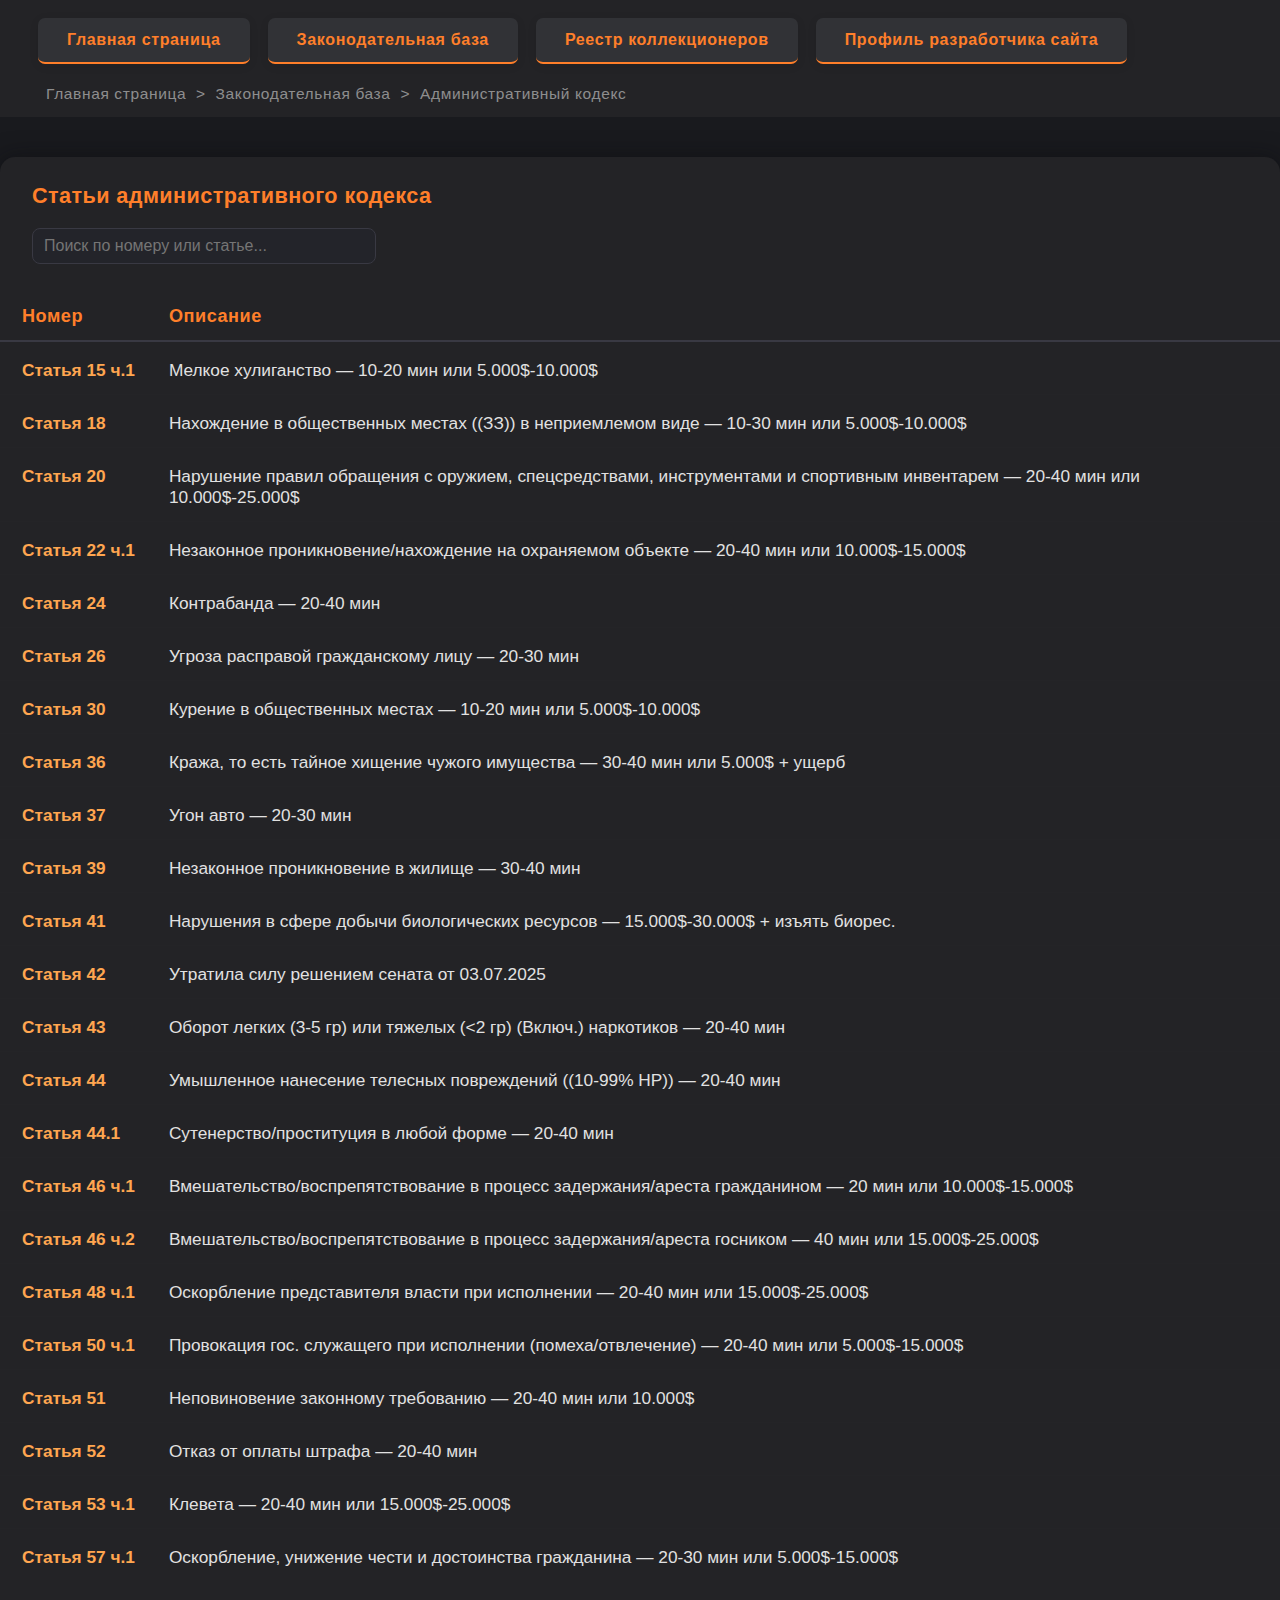
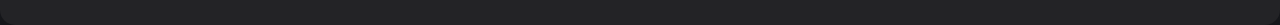
<file: ak.html>
<!DOCTYPE html>
<html lang="ru">
<head>
  <meta charset="UTF-8">
  <title>Административный кодекс — GTA 5 RP Форум</title>
  <style>
        body {
      background: #191a1e;
      color: #ececec;
      font-family: 'Segoe UI', Arial, sans-serif;
      margin: 0;
      min-height: 100vh;
    }
    .nav-bar {
      display: flex;
      justify-content: flex-start;
      gap: 18px;
      background: #232326;
      padding: 16px 38px 16px 38px;
      box-shadow: 0 2px 11px #0006;
    }
    .nav-bar a {
      text-decoration: none;
    }
    .nav-bar button {
      background: #313236;
      color: #ff7f2a;
      font-weight: 600;
      border: none;
      border-radius: 7px;
      font-size: 1em;
      padding: 13px 29px;
      cursor: pointer;
      letter-spacing: 0.04em;
      margin-top: 2px;
      transition: background .16s, color .16s, box-shadow .16s;
      box-shadow: 0 2px 10px #1b0e0e17;
      border-bottom: 2px solid #ff7f2a;
    }
    .nav-bar button:hover {
      background: #ff7f2a;
      color: #232326;
      box-shadow: 0 7px 33px #ff7f2a45;
      transform: translateY(-2px) scale(1.05);
    }
    .breadcrumbs {
      padding: 5px 40px 14px 46px;
      background: #232326;
      color: #bbb;
      font-size: 0.97em;
      letter-spacing: 0.04em;
    }
    .breadcrumbs span {
      opacity: 0.7;
    }
    .forum-section {
      max-width: 1820px;
      margin: 40px auto 0 auto;
      padding: 2px 0 44px 0;
      background: #232326;
      border-radius: 15px;
      box-shadow: 0 2px 24px #0a0a0e93;
      position: relative;
    }
    .forum-title {
      font-size: 1.35em;
      margin-bottom: 11px;
      color: #ff7f2a;
      font-weight: 700;
      letter-spacing: 0.02em;
      text-align: left;
      padding: 24px 32px 8px 32px;
    }
    .search-block {
      display: flex;
      align-items: center;
      padding: 0 32px 24px 32px;
    }
    .search-block input[type="text"] {
      width: 320px;
      border-radius: 8px;
      padding: 8px 11px;
      background: #23242a;
      border: 1px solid #393943;
      outline: none;
      color: #ff7f2a;
      font-size: 1em;
      margin-right: 18px;
      transition: border .17s;
    }
    .search-block input[type="text"]:focus {
      border: 1.5px solid #ff7f2a;
      background: #292932;
    }
    table.ak-table {
      width: 100%;
      border-collapse: collapse;
      background: none;
    }
    table.ak-table tr {
      border-bottom: 1px solid #242427;
      transition: background .13s;
    }
    table.ak-table tr:last-child { border-bottom: none; }
    table.ak-table tr:hover { background: #232a36; }
    table.ak-table td, table.ak-table th {
      padding: 18px 12px 13px 22px;
      font-size: 1.08em;
      vertical-align: top;
    }
    table.ak-table th {
      color: #ff7f2a;
      font-weight: 700;
      text-align: left;
      border-bottom: 2px solid #393943;
      background: #232326;
      font-size: 1.13em;
      letter-spacing: 0.03em;
    }
    .art-num {
      color: #ffa650;
      font-weight: 700;
      min-width: 110px;
      white-space:nowrap;
    }
    .art-desc {
      color: #ececec;
      opacity: 0.95;
    }
    @media (max-width: 900px) {
      .forum-section { max-width: 97vw; }
      .nav-bar { padding: 12px 8px; gap: 8px; }
      .breadcrumbs { padding-left: 16px; padding-right: 8px;}
      .forum-title, .search-block { padding: 8px 2vw 8px 2vw; }
      table.ak-table td, table.ak-table th { padding: 12px 2vw 11px 2vw;}
      .search-block input[type="text"] { width: 95vw;}
    }
  </style>
</head>
<body>
  <div class="nav-bar">
    <a href="index.html"><button>Главная страница</button></a>
    <a href="law.html"><button>Законодательная база</button></a>
    <a href="registry.html"><button>Реестр коллекционеров</button></a>
    <a href="profile.html"><button>Профиль разработчика сайта</button></a>
  </div>
  <div class="breadcrumbs">
    <span>Главная страница &nbsp;>&nbsp; Законодательная база &nbsp;>&nbsp; Административный кодекс</span>
  </div>
  <div class="forum-section">
    <div class="forum-title">Статьи административного кодекса</div>
    <div class="search-block">
      <input type="text" id="searchInput" placeholder="Поиск по номеру или статье...">
    </div>
    <table class="ak-table" id="akTable">
      <thead>
        <tr><th>Номер</th><th>Описание</th></tr>
      </thead>
      <tbody>
        <tr><td class="art-num">Статья 15 ч.1</td><td class="art-desc">Мелкое хулиганство — 10-20 мин или 5.000$-10.000$</td></tr>
        <tr><td class="art-num">Статья 18</td><td class="art-desc">Нахождение в общественных местах ((ЗЗ)) в неприемлемом виде — 10-30 мин или 5.000$-10.000$</td></tr>
        <tr><td class="art-num">Статья 20</td><td class="art-desc">Нарушение правил обращения с оружием, спецсредствами, инструментами и спортивным инвентарем — 20-40 мин или 10.000$-25.000$</td></tr>
        <tr><td class="art-num">Статья 22 ч.1</td><td class="art-desc">Незаконное проникновение/нахождение на охраняемом объекте — 20-40 мин или 10.000$-15.000$</td></tr>
        <tr><td class="art-num">Статья 24</td><td class="art-desc">Контрабанда — 20-40 мин</td></tr>
        <tr><td class="art-num">Статья 26</td><td class="art-desc">Угроза расправой гражданскому лицу — 20-30 мин</td></tr>
        <tr><td class="art-num">Статья 30</td><td class="art-desc">Курение в общественных местах — 10-20 мин или 5.000$-10.000$</td></tr>
        <tr><td class="art-num">Статья 36</td><td class="art-desc">Кража, то есть тайное хищение чужого имущества — 30-40 мин или 5.000$ + ущерб</td></tr>
        <tr><td class="art-num">Статья 37</td><td class="art-desc">Угон авто — 20-30 мин</td></tr>
        <tr><td class="art-num">Статья 39</td><td class="art-desc">Незаконное проникновение в жилище — 30-40 мин</td></tr>
        <tr><td class="art-num">Статья 41</td><td class="art-desc">Нарушения в сфере добычи биологических ресурсов — 15.000$-30.000$ + изъять биорес.</td></tr>
        <tr><td class="art-num">Статья 42</td><td class="art-desc">Утратила силу решением сената от 03.07.2025</td></tr>
        <tr><td class="art-num">Статья 43</td><td class="art-desc">Оборот легких (3-5 гр) или тяжелых (&lt;2 гр) (Включ.) наркотиков — 20-40 мин</td></tr>
        <tr><td class="art-num">Статья 44</td><td class="art-desc">Умышленное нанесение телесных повреждений ((10-99% HP)) — 20-40 мин</td></tr>
        <tr><td class="art-num">Статья 44.1</td><td class="art-desc">Сутенерство/проституция в любой форме — 20-40 мин</td></tr>
        <tr><td class="art-num">Статья 46 ч.1</td><td class="art-desc">Вмешательство/воспрепятствование в процесс задержания/ареста гражданином — 20 мин или 10.000$-15.000$</td></tr>
        <tr><td class="art-num">Статья 46 ч.2</td><td class="art-desc">Вмешательство/воспрепятствование в процесс задержания/ареста госником — 40 мин или 15.000$-25.000$</td></tr>
        <tr><td class="art-num">Статья 48 ч.1</td><td class="art-desc">Оскорбление представителя власти при исполнении — 20-40 мин или 15.000$-25.000$</td></tr>
        <tr><td class="art-num">Статья 50 ч.1</td><td class="art-desc">Провокация гос. служащего при исполнении (помеха/отвлечение) — 20-40 мин или 5.000$-15.000$</td></tr>
        <tr><td class="art-num">Статья 51</td><td class="art-desc">Неповиновение законному требованию — 20-40 мин или 10.000$</td></tr>
        <tr><td class="art-num">Статья 52</td><td class="art-desc">Отказ от оплаты штрафа — 20-40 мин</td></tr>
        <tr><td class="art-num">Статья 53 ч.1</td><td class="art-desc">Клевета — 20-40 мин или 15.000$-25.000$</td></tr>
        <tr><td class="art-num">Статья 57 ч.1</td><td class="art-desc">Оскорбление, унижение чести и достоинства гражданина — 20-30 мин или 5.000$-15.000$</td></tr>
      </tbody>
    </table>
  </div>
  <script>
    const searchInput = document.getElementById('searchInput');
    const table = document.getElementById('akTable');
    const rows = Array.from(table.getElementsByTagName('tr')).slice(1);

    searchInput.addEventListener('input', function() {
      const val = this.value.trim().toLowerCase();
      rows.forEach(row => {
        if (row.innerText.toLowerCase().includes(val)) {
          row.style.display = '';
        } else {
          row.style.display = 'none';
        }
      });
    });
  </script>
</body>
</html>
</file>
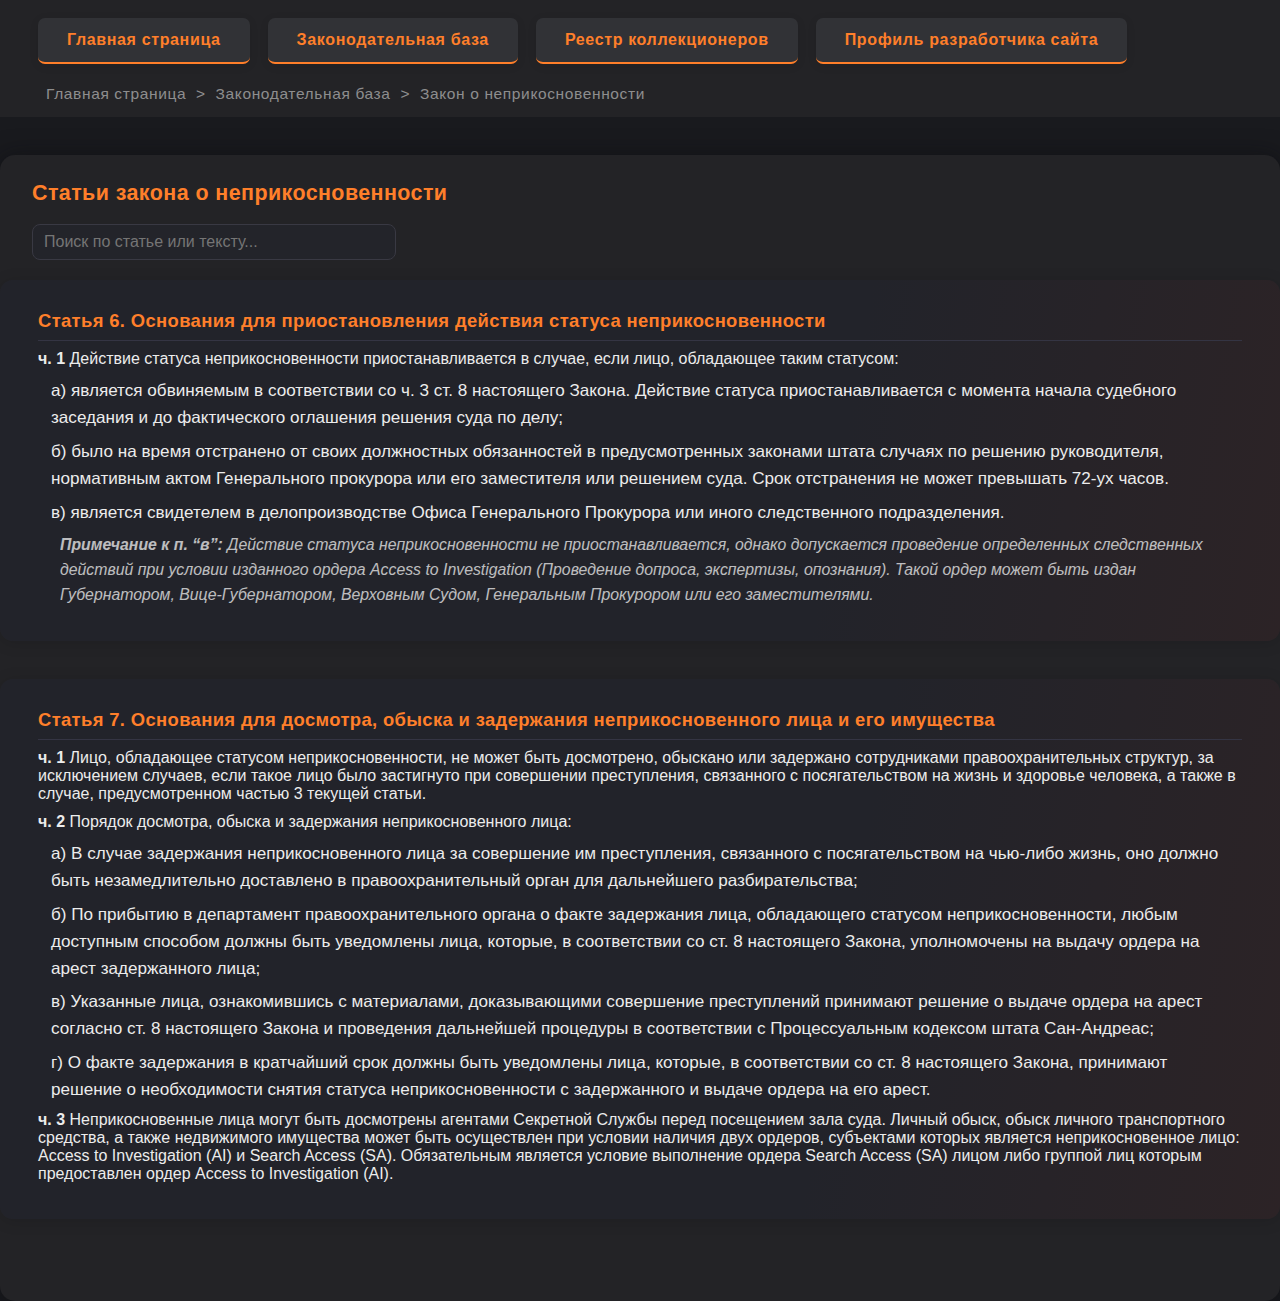
<file: immunity.html>
<!DOCTYPE html>
<html lang="ru">
<head>
  <meta charset="UTF-8">
  <title>Закон о неприкосновенности — GTA 5 RP Форум</title>
  <style>
body {
      background: #191a1e;
      color: #ececec;
      font-family: 'Segoe UI', Arial, sans-serif;
      margin: 0;
      min-height: 100vh;
    }
    .nav-bar {
      display: flex;
      justify-content: flex-start;
      gap: 18px;
      background: #232326;
      padding: 16px 38px 16px 38px;
      box-shadow: 0 2px 11px #0006;
    }
    .nav-bar a {
      text-decoration: none;
    }
    .nav-bar button {
      background: #313236;
      color: #ff7f2a;
      font-weight: 600;
      border: none;
      border-radius: 7px;
      font-size: 1em;
      padding: 13px 29px;
      cursor: pointer;
      letter-spacing: 0.04em;
      margin-top: 2px;
      transition: background .16s, color .16s, box-shadow .16s;
      box-shadow: 0 2px 10px #1b0e0e17;
      border-bottom: 2px solid #ff7f2a;
    }
    .nav-bar button:hover {
      background: #ff7f2a;
      color: #232326;
      box-shadow: 0 7px 33px #ff7f2a45;
      transform: translateY(-2px) scale(1.05);
    }
    .breadcrumbs {
      padding: 5px 40px 14px 46px;
      background: #232326;
      color: #bbb;
      font-size: 0.97em;
      letter-spacing: 0.04em;
    }
    .breadcrumbs span {
      opacity: 0.7;
    }
    .forum-section {
      max-width: 1820px; margin: 38px auto 0 auto;
      padding: 2px 0 44px 0; background: #232326;
      border-radius: 15px; box-shadow: 0 2px 24px #0a0a0e93; position: relative;}
    .forum-title {
      font-size: 1.34em; margin-bottom: 18px; color: #ff7f2a; font-weight: 700;
      letter-spacing: 0.02em; text-align: left; padding: 24px 32px 0 32px;}
    .search-block {
      display: flex; align-items: center;
      padding: 0 32px 20px 32px;}
    .search-block input[type="text"] {
      width: 340px; border-radius: 8px; padding: 8px 11px;
      background: #23242a; border: 1px solid #393943;
      outline: none; color: #ff7f2a; font-size: 1em; margin-right: 18px;
      transition: border .17s;}
    .search-block input[type="text"]:focus {
      border: 1.5px solid #ff7f2a; background: #292932;}
    .law-block {
      padding: 30px 38px 26px 38px; margin-bottom: 38px;
      background: linear-gradient(100deg, #22232a 65%, #2c2326 100%);
      border-radius: 13px; box-shadow: 0 2px 16px #0002; position: relative;
      transition: box-shadow .19s, background .14s;}
    .law-block .law-header {
      color: #ff7f2a; font-weight: 700; font-size: 1.15em; padding-bottom: 8px;
      margin-bottom: 9px; border-bottom: 1.5px solid #343443; letter-spacing: 0.02em;}
    .law-block .law-section {
      margin-bottom: 10px;
    }
    .law-block .law-sub, .law-block .law-point, .law-block .law-comment {
      margin-bottom: 7px; margin-left: 13px;
      color: #ececec; font-size: 1.07em; line-height: 1.57em;}
    .law-point { margin-left: 29px; }
    .law-block .law-comment {
      font-size: 0.99em; opacity: 0.77; margin-left: 22px;
      font-style: italic;
    }
    .highlight { background: #ffbb4446; color: #fff188; border-radius: 4px;}
    @media (max-width: 900px) {
      .forum-section { max-width: 99vw; }
      .nav-bar { padding: 12px 8px; gap: 8px; }
      .breadcrumbs { padding-left: 16px; padding-right: 8px;}
      .forum-title, .search-block { padding: 8px 4vw 8px 4vw;}
      .law-block { padding: 16px 7vw 15px 6vw;}
    }
  </style>
</head>
<body>
  <div class="nav-bar">
    <a href="index.html"><button>Главная страница</button></a>
    <a href="law.html"><button>Законодательная база</button></a>
    <a href="https://docs.google.com/spreadsheets/d/1TEEJFp5h3AmMkzZ232eLDHov0FfjUs4geUVTO7xGQyw/edit?gid=585403022#gid=585403022"><button>Реестр коллекционеров</button></a>
    <a href="profile.html"><button>Профиль разработчика сайта</button></a>
  </div>
  <div class="breadcrumbs">
    <span>Главная страница &nbsp;>&nbsp; Законодательная база &nbsp;>&nbsp; Закон о неприкосновенности</span>
  </div>
  <div class="forum-section">
    <div class="forum-title">Статьи закона о неприкосновенности</div>
    <div class="search-block">
      <input type="text" id="searchInput" placeholder="Поиск по статье или тексту...">
    </div>

    <div class="law-block">
      <div class="law-header">Статья 6. Основания для приостановления действия статуса неприкосновенности</div>
      <div class="law-section"><b>ч. 1</b> Действие статуса неприкосновенности приостанавливается в случае, если лицо, обладающее таким статусом:</div>
      <div class="law-point">а) является обвиняемым в соответствии со ч. 3 ст. 8 настоящего Закона. Действие статуса приостанавливается с момента начала судебного заседания и до фактического оглашения решения суда по делу;</div>
      <div class="law-point">б) было на время отстранено от своих должностных обязанностей в предусмотренных законами штата случаях по решению руководителя, нормативным актом Генерального прокурора или его заместителя или решением суда. Срок отстранения не может превышать 72-ух часов.</div>
      <div class="law-point">в) является свидетелем в делопроизводстве Офиса Генерального Прокурора или иного следственного подразделения.</div>
      <div class="law-comment"><b>Примечание к п. “в”:</b> Действие статуса неприкосновенности не приостанавливается, однако допускается проведение определенных следственных действий при условии изданного ордера Access to Investigation (Проведение допроса, экспертизы, опознания). Такой ордер может быть издан Губернатором, Вице-Губернатором, Верховным Судом, Генеральным Прокурором или его заместителями.</div>
    </div>

    <div class="law-block">
      <div class="law-header">Статья 7. Основания для досмотра, обыска и задержания неприкосновенного лица и его имущества</div>
      <div class="law-section"><b>ч. 1</b> Лицо, обладающее статусом неприкосновенности, не может быть досмотрено, обыскано или задержано сотрудниками правоохранительных структур, за исключением случаев, если такое лицо было застигнуто при совершении преступления, связанного с посягательством на жизнь и здоровье человека, а также в случае, предусмотренном частью 3 текущей статьи.</div>
      <div class="law-section"><b>ч. 2</b> Порядок досмотра, обыска и задержания неприкосновенного лица:</div>
      <div class="law-point">а) В случае задержания неприкосновенного лица за совершение им преступления, связанного с посягательством на чью-либо жизнь, оно должно быть незамедлительно доставлено в правоохранительный орган для дальнейшего разбирательства;</div>
      <div class="law-point">б) По прибытию в департамент правоохранительного органа о факте задержания лица, обладающего статусом неприкосновенности, любым доступным способом должны быть уведомлены лица, которые, в соответствии со ст. 8 настоящего Закона, уполномочены на выдачу ордера на арест задержанного лица;</div>
      <div class="law-point">в) Указанные лица, ознакомившись с материалами, доказывающими совершение преступлений принимают решение о выдаче ордера на арест согласно ст. 8 настоящего Закона и проведения дальнейшей процедуры в соответствии с Процессуальным кодексом штата Сан-Андреас;</div>
      <div class="law-point">г) О факте задержания в кратчайший срок должны быть уведомлены лица, которые, в соответствии со ст. 8 настоящего Закона, принимают решение о необходимости снятия статуса неприкосновенности с задержанного и выдаче ордера на его арест.</div>
      <div class="law-section"><b>ч. 3</b> Неприкосновенные лица могут быть досмотрены агентами Секретной Службы перед посещением зала суда. Личный обыск, обыск личного транспортного средства, а также недвижимого имущества может быть осуществлен при условии наличия двух ордеров, субъектами которых является неприкосновенное лицо: Access to Investigation (AI) и Search Access (SA). Обязательным является условие выполнение ордера Search Access (SA) лицом либо группой лиц которым предоставлен ордер Access to Investigation (AI).</div>
    </div>

  </div>
  <script>
    // Поиск и подсветка результатов аналогично процессуальному кодексу
    const searchInput = document.getElementById('searchInput');
    const blocks = document.querySelectorAll('.law-block');
    function escapeRegExp(str) {
      return str.replace(/[.*+?^${}()|[\]\\]/g, '\\$&');
    }
    searchInput.addEventListener('input', function() {
      const val = this.value.trim();
      blocks.forEach(block => {
        let html = block.innerHTML
          .replace(/<span class="highlight">(.*?)<\/span>/gi, '$1');
        if (val.length > 0) {
          const reg = new RegExp('(' + escapeRegExp(val) + ')', 'gi');
          html = html.replace(reg, '<span class="highlight">$1</span>');
        }
        block.innerHTML = html;
        block.style.display = !val || html.toLowerCase().includes(val.toLowerCase()) ? '' : 'none';
      });
    });
  </script>
</body>
</html>
</file>
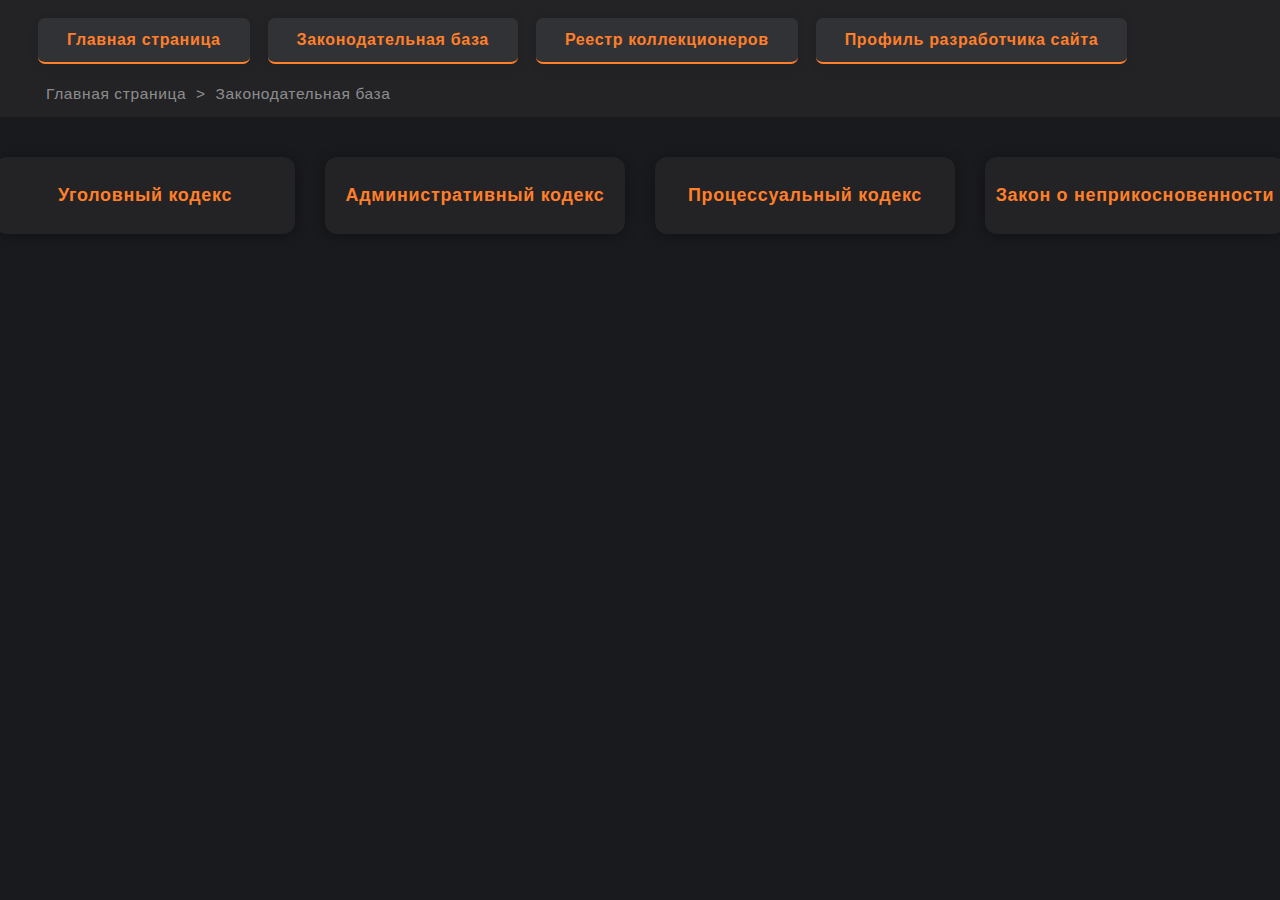
<file: law.html>
<!DOCTYPE html>
<html lang="ru">
<head>
  <meta charset="UTF-8">
  <title>Законодательная база — GTA 5 RP форум стиль</title>
  <style>
    body {
      background: #191a1e;
      color: #ececec;
      font-family: 'Segoe UI', Arial, sans-serif;
      margin: 0;
      min-height: 100vh;
    }
    .nav-bar {
      display: flex;
      justify-content: flex-start;
      gap: 18px;
      background: #232326;
      padding: 16px 38px 16px 38px;
      box-shadow: 0 2px 11px #0006;
    }
    .nav-bar a {
      text-decoration: none;
    }
    .nav-bar button {
      background: #313236;
      color: #ff7f2a;
      font-weight: 600;
      border: none;
      border-radius: 7px;
      font-size: 1em;
      padding: 13px 29px;
      cursor: pointer;
      letter-spacing: 0.04em;
      margin-top: 2px;
      transition: background .16s, color .16s, box-shadow .16s;
      box-shadow: 0 2px 10px #1b0e0e17;
      border-bottom: 2px solid #ff7f2a;
    }
    .nav-bar button:hover {
      background: #ff7f2a;
      color: #232326;
      box-shadow: 0 7px 33px #ff7f2a45;
      transform: translateY(-2px) scale(1.05);
    }
    .breadcrumbs {
      padding: 5px 40px 14px 46px;
      background: #232326;
      color: #bbb;
      font-size: 0.97em;
      letter-spacing: 0.04em;
    }
    .breadcrumbs span {
      opacity: 0.7;
    }
    .button-row {
      display: flex;
      justify-content: center;
      align-items: stretch;
      gap: 30px;
      margin: 40px auto 0 auto;
      max-width: 500px;
      min-height: 50px;
    }
    .button-row a {
      text-decoration: none;
      flex: 1 1 300px;
      max-width: 880px;
      min-width: 300px;
      display: flex;
    }
    .law-btn {
      background: #232326;
      color: #ff7f2a;
      font-weight: 600;
      border: none;
      border-radius: 12px;
      font-size: 1.12em;
      padding: 28px 0;
      margin: 0;
      cursor: pointer;
      letter-spacing: 0.04em;
      transition: background .16s, color .16s, transform .13s, box-shadow .14s;
      box-shadow: 0 2px 14px #0005;
      width: 100%;
      text-align: center;
      display: block;
    }
    .law-btn:hover {
      background: #313236;
      color: #fff;
      transform: translateY(-2px) scale(1.03);
      box-shadow: 0 8px 28px #ff7f2a33;
    }
    @media (max-width: 900px) {
      .button-row { flex-direction: column; gap: 18px; max-width: 97vw;}
      .nav-bar { padding: 12px 8px; gap: 8px; }
      .breadcrumbs { padding-left: 16px; padding-right: 8px;}
      .button-row a { max-width: 98vw; min-width: 0; }
      .law-btn { padding: 24px 0; }
    }
  </style>
</head>
<body>
  <div class="nav-bar">
    <a href="index.html"><button>Главная страница</button></a>
    <a href="law.html"><button>Законодательная база</button></a>
    <a href="https://docs.google.com/spreadsheets/d/1TEEJFp5h3AmMkzZ232eLDHov0FfjUs4geUVTO7xGQyw/edit?gid=585403022#gid=585403022"><button>Реестр коллекционеров</button></a>
    <a href="profile.html"><button>Профиль разработчика сайта</button></a>
  </div>
  <div class="breadcrumbs">
    <span>Главная страница &nbsp;>&nbsp; Законодательная база</span>
  </div>
  <div class="button-row">
    <a href="uk.html"><button class="law-btn">Уголовный кодекс</button></a>
    <a href="ak.html"><button class="law-btn">Административный кодекс</button></a>
    <a href="pk.html"><button class="law-btn">Процессуальный кодекс</button></a>
    <a href="immunity.html"><button class="law-btn">Закон о неприкосновенности</button></a>
  </div>
</body>
</html>
</file>
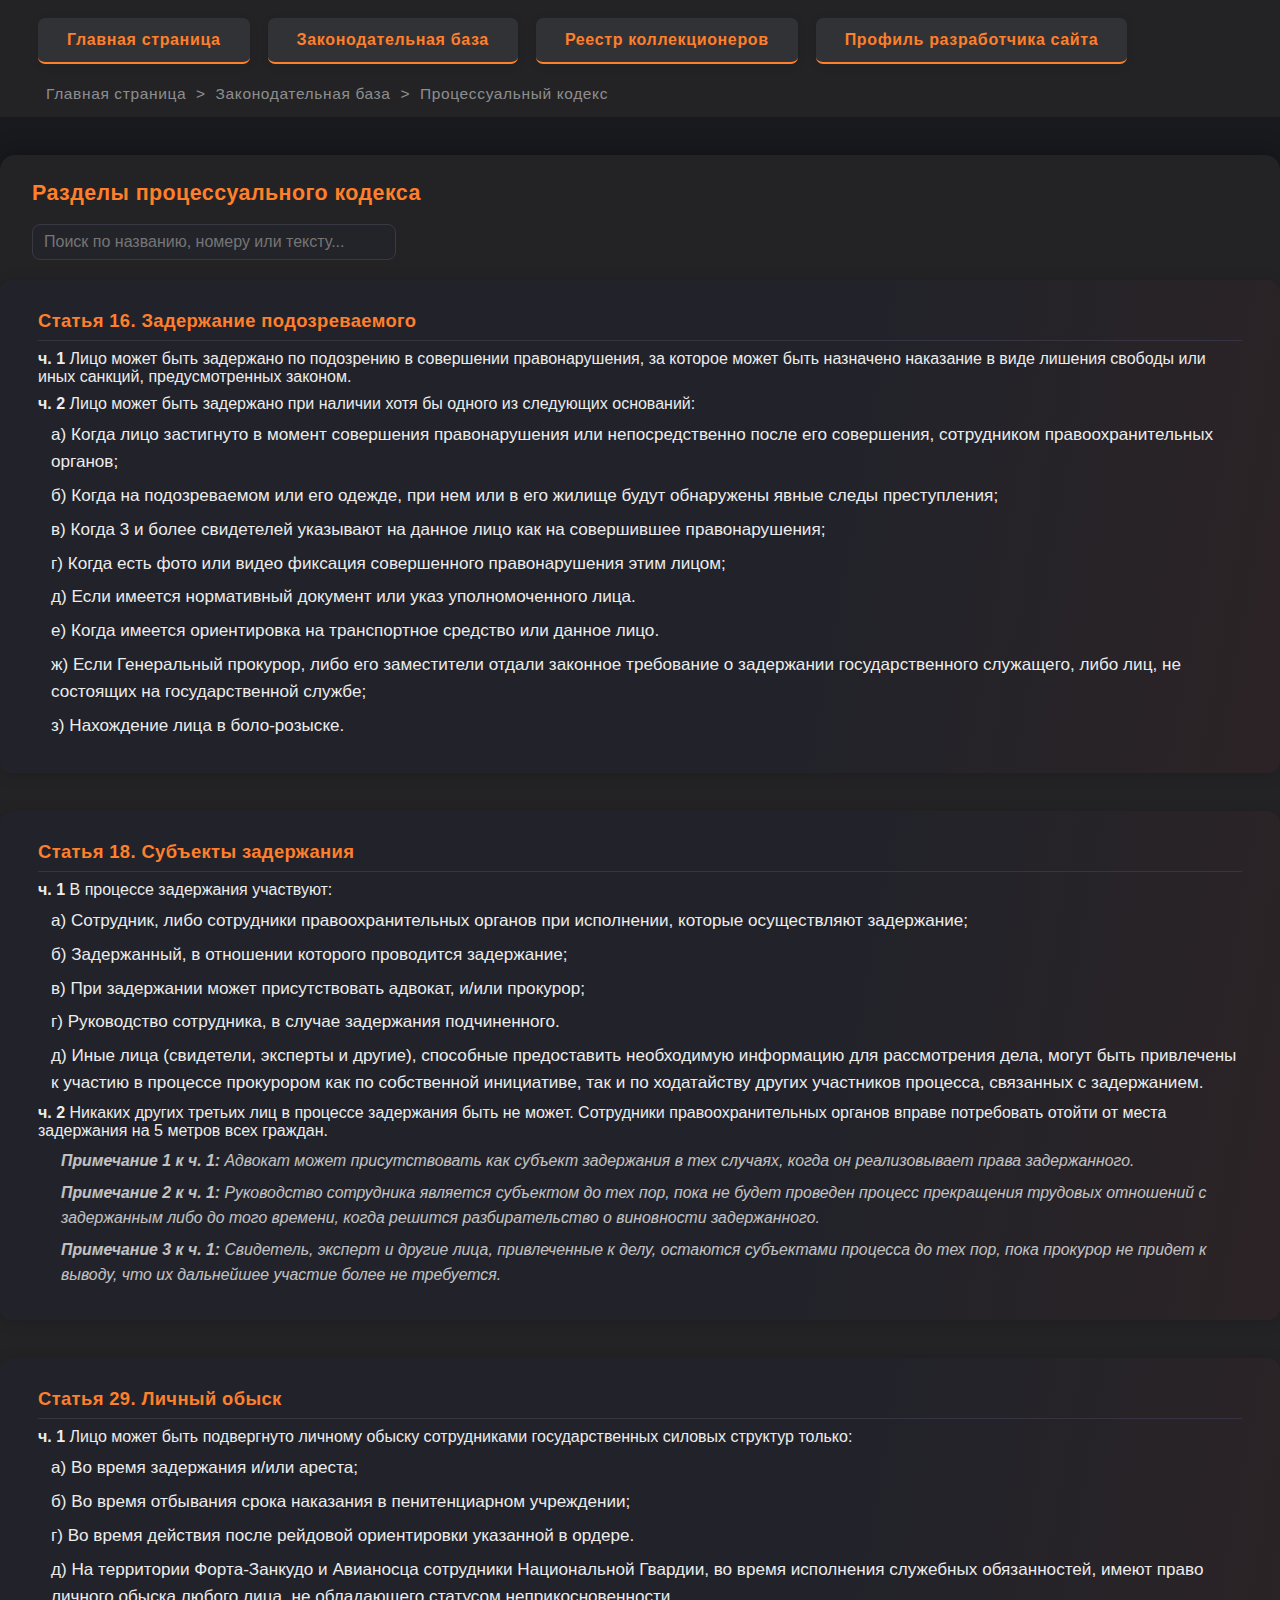
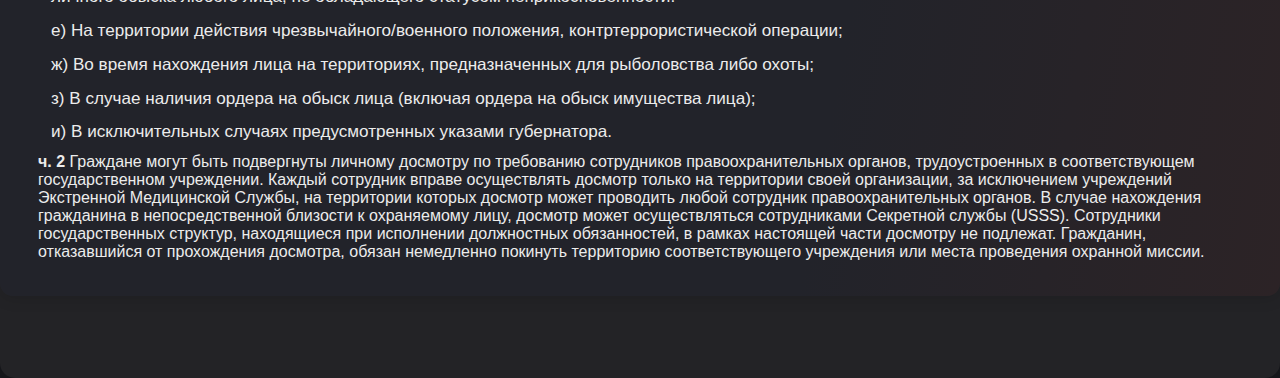
<file: pk.html>
<!DOCTYPE html>
<html lang="ru">
<head>
  <meta charset="UTF-8">
  <title>Процессуальный кодекс — GTA 5 RP Форум</title>
  <style>
body {
      background: #191a1e;
      color: #ececec;
      font-family: 'Segoe UI', Arial, sans-serif;
      margin: 0;
      min-height: 100vh;
    }
    .nav-bar {
      display: flex;
      justify-content: flex-start;
      gap: 18px;
      background: #232326;
      padding: 16px 38px 16px 38px;
      box-shadow: 0 2px 11px #0006;
    }
    .nav-bar a {
      text-decoration: none;
    }
    .nav-bar button {
      background: #313236;
      color: #ff7f2a;
      font-weight: 600;
      border: none;
      border-radius: 7px;
      font-size: 1em;
      padding: 13px 29px;
      cursor: pointer;
      letter-spacing: 0.04em;
      margin-top: 2px;
      transition: background .16s, color .16s, box-shadow .16s;
      box-shadow: 0 2px 10px #1b0e0e17;
      border-bottom: 2px solid #ff7f2a;
    }
    .nav-bar button:hover {
      background: #ff7f2a;
      color: #232326;
      box-shadow: 0 7px 33px #ff7f2a45;
      transform: translateY(-2px) scale(1.05);
    }
    .breadcrumbs {
      padding: 5px 40px 14px 46px;
      background: #232326;
      color: #bbb;
      font-size: 0.97em;
      letter-spacing: 0.04em;
    }
    .breadcrumbs span {
      opacity: 0.7;
    }
    .forum-section {
      max-width: 1820px; margin: 38px auto 0 auto;
      padding: 2px 0 44px 0; background: #232326;
      border-radius: 15px; box-shadow: 0 2px 24px #0a0a0e93;
      position: relative;
    }
    .forum-title {
      font-size: 1.34em; margin-bottom: 18px; color: #ff7f2a; font-weight: 700;
      letter-spacing: 0.02em; text-align: left; padding: 24px 32px 0 32px;
    }
    .search-block {
      display: flex; align-items: center;
      padding: 0 32px 20px 32px;
    }
    .search-block input[type="text"] {
      width: 340px; border-radius: 8px; padding: 8px 11px;
      background: #23242a; border: 1px solid #393943;
      outline: none; color: #ff7f2a; font-size: 1em;
      margin-right: 18px;
      transition: border .17s;
    }
    .search-block input[type="text"]:focus {
      border: 1.5px solid #ff7f2a; background: #292932;
    }
    .law-block {
      padding: 30px 38px 26px 38px;
      margin-bottom: 38px;
      background: linear-gradient(100deg, #22232a 65%, #2c2326 100%);
      border-radius: 13px;
      box-shadow: 0 2px 16px #0002;
      position: relative;
      transition: box-shadow .19s, background .14s;
    }
    .law-block .law-header {
      color: #ff7f2a;
      font-weight: 700;
      font-size: 1.15em;
      padding-bottom: 8px; margin-bottom: 9px;
      border-bottom: 1.5px solid #343443;
      letter-spacing: 0.02em;
    }
    .law-block .law-section {
      margin-bottom: 9px;
    }
    .law-block .law-sub, .law-block .law-point, .law-block .law-comment {
      margin-bottom: 7px;
      margin-left: 13px;
      color: #ececec; font-size: 1.07em; line-height: 1.57em;
    }
    .law-point { margin-left: 30px; }
    .law-block .law-comment {
      font-size: 0.99em; opacity: 0.79; margin-left: 23px;
      font-style: italic;
    }
    .highlight { background: #ffbb4446; color: #fff188; border-radius: 4px;}
    @media (max-width: 900px) {
      .forum-section { max-width: 99vw; }
      .nav-bar { padding: 12px 8px; gap: 8px; }
      .breadcrumbs { padding-left: 16px; padding-right: 8px;}
      .forum-title, .search-block { padding: 8px 4vw 8px 4vw;}
      .law-block { padding: 16px 7vw 15px 6vw;}
    }
  </style>
</head>
<body>
  <div class="nav-bar">
    <a href="index.html"><button>Главная страница</button></a>
    <a href="law.html"><button>Законодательная база</button></a>
    <a href="https://docs.google.com/spreadsheets/d/1TEEJFp5h3AmMkzZ232eLDHov0FfjUs4geUVTO7xGQyw/edit?gid=585403022#gid=585403022"><button>Реестр коллекционеров</button></a>
    <a href="profile.html"><button>Профиль разработчика сайта</button></a>
  </div>
  <div class="breadcrumbs">
    <span>Главная страница &nbsp;>&nbsp; Законодательная база &nbsp;>&nbsp; Процессуальный кодекс</span>
  </div>
  <div class="forum-section">

    <div class="forum-title">Разделы процессуального кодекса</div>
    <div class="search-block">
      <input type="text" id="searchInput" placeholder="Поиск по названию, номеру или тексту...">
    </div>

    <div class="law-block">
      <div class="law-header">Статья 16. Задержание подозреваемого</div>
      <div class="law-section"><b>ч. 1</b> Лицо может быть задержано по подозрению в совершении правонарушения, за которое может быть назначено наказание в виде лишения свободы или иных санкций, предусмотренных законом.</div>
      <div class="law-section"><b>ч. 2</b> Лицо может быть задержано при наличии хотя бы одного из следующих оснований:</div>
      <div class="law-point">а) Когда лицо застигнуто в момент совершения правонарушения или непосредственно после его совершения, сотрудником правоохранительных органов;</div>
      <div class="law-point">б) Когда на подозреваемом или его одежде, при нем или в его жилище будут обнаружены явные следы преступления;</div>
      <div class="law-point">в) Когда 3 и более свидетелей указывают на данное лицо как на совершившее правонарушения;</div>
      <div class="law-point">г) Когда есть фото или видео фиксация совершенного правонарушения этим лицом;</div>
      <div class="law-point">д) Если имеется нормативный документ или указ уполномоченного лица.</div>
      <div class="law-point">е) Когда имеется ориентировка на транспортное средство или данное лицо.</div>
      <div class="law-point">ж) Если Генеральный прокурор, либо его заместители отдали законное требование о задержании государственного служащего, либо лиц, не состоящих на государственной службе;</div>
      <div class="law-point">з) Нахождение лица в боло-розыске.</div>
    </div>

    <div class="law-block">
      <div class="law-header">Статья 18. Субъекты задержания</div>
      <div class="law-section"><b>ч. 1</b> В процессе задержания участвуют:</div>
      <div class="law-point">а) Сотрудник, либо сотрудники правоохранительных органов при исполнении, которые осуществляют задержание;</div>
      <div class="law-point">б) Задержанный, в отношении которого проводится задержание;</div>
      <div class="law-point">в) При задержании может присутствовать адвокат, и/или прокурор;</div>
      <div class="law-point">г) Руководство сотрудника, в случае задержания подчиненного.</div>
      <div class="law-point">д) Иные лица (свидетели, эксперты и другие), способные предоставить необходимую информацию для рассмотрения дела, могут быть привлечены к участию в процессе прокурором как по собственной инициативе, так и по ходатайству других участников процесса, связанных с задержанием.</div>
      <div class="law-section"><b>ч. 2</b> Никаких других третьих лиц в процессе задержания быть не может. Сотрудники правоохранительных органов вправе потребовать отойти от места задержания на 5 метров всех граждан.</div>
      <div class="law-comment"><b>Примечание 1 к ч. 1:</b> Адвокат может присутствовать как субъект задержания в тех случаях, когда он реализовывает права задержанного.</div>
      <div class="law-comment"><b>Примечание 2 к ч. 1:</b> Руководство сотрудника является субъектом до тех пор, пока не будет проведен процесс прекращения трудовых отношений с задержанным либо до того времени, когда решится разбирательство о виновности задержанного.</div>
      <div class="law-comment"><b>Примечание 3 к ч. 1:</b> Свидетель, эксперт и другие лица, привлеченные к делу, остаются субъектами процесса до тех пор, пока прокурор не придет к выводу, что их дальнейшее участие более не требуется.</div>
    </div>

    <div class="law-block">
      <div class="law-header">Статья 29. Личный обыск</div>
      <div class="law-section"><b>ч. 1</b> Лицо может быть подвергнуто личному обыску сотрудниками государственных силовых структур только:</div>
      <div class="law-point">а) Во время задержания и/или ареста;</div>
      <div class="law-point">б) Во время отбывания срока наказания в пенитенциарном учреждении;</div>
      <div class="law-point">г) Во время действия после рейдовой ориентировки указанной в ордере.</div>
      <div class="law-point">д) На территории Форта-Занкудо и Авианосца сотрудники Национальной Гвардии, во время исполнения служебных обязанностей, имеют право личного обыска любого лица, не обладающего статусом неприкосновенности.</div>
      <div class="law-point">е) На территории действия чрезвычайного/военного положения, контртеррористической операции;</div>
      <div class="law-point">ж) Во время нахождения лица на территориях, предназначенных для рыболовства либо охоты;</div>
      <div class="law-point">з) В случае наличия ордера на обыск лица (включая ордера на обыск имущества лица);</div>
      <div class="law-point">и) В исключительных случаях предусмотренных указами губернатора.</div>
      <div class="law-section"><b>ч. 2</b> Граждане могут быть подвергнуты личному досмотру по требованию сотрудников правоохранительных органов, трудоустроенных в соответствующем государственном учреждении. Каждый сотрудник вправе осуществлять досмотр только на территории своей организации, за исключением учреждений Экстренной Медицинской Службы, на территории которых досмотр может проводить любой сотрудник правоохранительных органов. В случае нахождения гражданина в непосредственной близости к охраняемому лицу, досмотр может осуществляться сотрудниками Секретной службы (USSS). Сотрудники государственных структур, находящиеся при исполнении должностных обязанностей, в рамках настоящей части досмотру не подлежат. Гражданин, отказавшийся от прохождения досмотра, обязан немедленно покинуть территорию соответствующего учреждения или места проведения охранной миссии.</div>
    </div>
  </div>
  <script>
    // Поиск и подсветка результатов
    const searchInput = document.getElementById('searchInput');
    const blocks = document.querySelectorAll('.law-block');
    function escapeRegExp(str) {
      return str.replace(/[.*+?^${}()|[\]\\]/g, '\\$&');
    }
    searchInput.addEventListener('input', function() {
      const val = this.value.trim();
      blocks.forEach(block => {
        let html = block.innerHTML
          .replace(/<span class="highlight">(.*?)<\/span>/gi, '$1');
        if(val.length > 0) {
          const reg = new RegExp('(' + escapeRegExp(val) + ')', 'gi');
          html = html.replace(reg, '<span class="highlight">$1</span>');
        }
        block.innerHTML = html;
        block.style.display = !val || html.toLowerCase().includes(val.toLowerCase()) ? '' : 'none';
      });
    });
  </script>
</body>
</html>
</file>
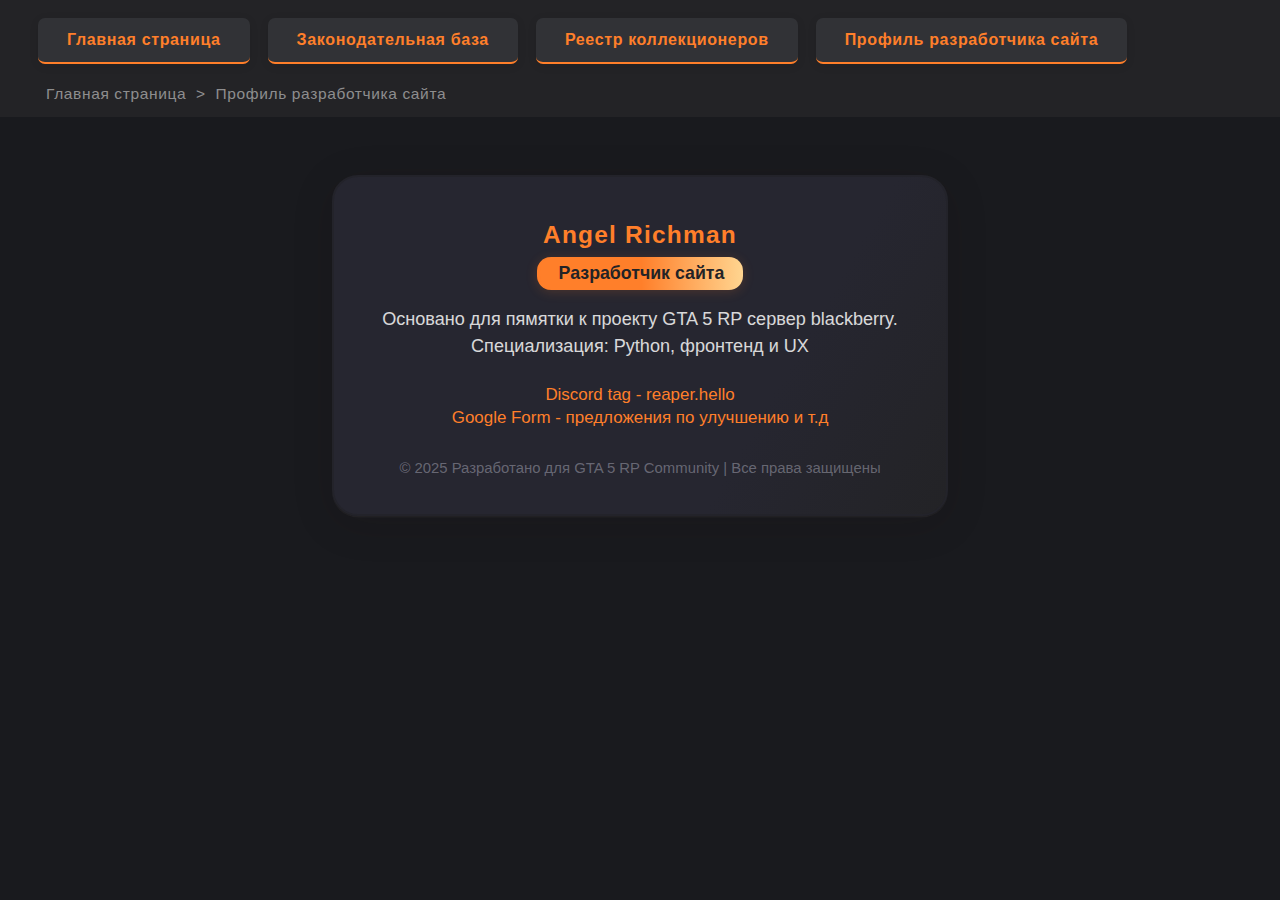
<file: profile.html>
<!DOCTYPE html>
<html lang="ru">
<head>
  <meta charset="UTF-8">
  <title>Профиль разработчика — GTA 5 RP форум стиль</title>
  <style>
    body {
      background: #191a1e;
      color: #ececec;
      font-family: 'Segoe UI', Arial, sans-serif;
      margin: 0;
      min-height: 100vh;
    }
    .nav-bar {
      display: flex;
      justify-content: flex-start;
      gap: 18px;
      background: #232326;
      padding: 16px 38px 16px 38px;
      box-shadow: 0 2px 11px #0006;
    }
    .nav-bar a {
      text-decoration: none;
    }
    .nav-bar button {
      background: #313236;
      color: #ff7f2a;
      font-weight: 600;
      border: none;
      border-radius: 7px;
      font-size: 1em;
      padding: 13px 29px;
      cursor: pointer;
      letter-spacing: 0.04em;
      margin-top: 2px;
      transition: background .16s, color .16s, box-shadow .16s;
      box-shadow: 0 2px 10px #1b0e0e17;
      border-bottom: 2px solid #ff7f2a;
    }
    .nav-bar button:hover {
      background: #ff7f2a;
      color: #232326;
      box-shadow: 0 7px 33px #ff7f2a45;
      transform: translateY(-2px) scale(1.05);
    }
    .breadcrumbs {
      padding: 5px 40px 14px 46px;
      background: #232326;
      color: #bbb;
      font-size: 0.97em;
      letter-spacing: 0.04em;
    }
    .breadcrumbs span {
      opacity: 0.7;
    }
    .profile-main {
      display: flex;
      justify-content: center;
      align-items: flex-start;
      min-height: 65vh;
    }
    .profile-card {
      min-width: 440px; max-width: 540px;
      margin: 58px 0 0 0;
      padding: 44px 36px 38px 36px;
      background: linear-gradient(120deg, #262630 70%, #232326 100%);
      border-radius: 26px;
      box-shadow: 0 8px 40px #1a0e0e25, 0 1.5px 0 #232326;
      display: flex; flex-direction: column; align-items: center; position: relative;
      border: 2.8px solid #23232a;
    }
    .profile-avatar {
      width: 116px; height: 116px; border-radius: 50%;
      background: #211f28 url('image.jpg') center center/cover no-repeat;
      margin-bottom: 26px; box-shadow: 0 5px 32px #ff7f2a4d, 0 0 6px 2px #ffe2bb24 inset;
      border: 5px solid #ff7f2a88;
      display: flex; align-items: center; justify-content: center;
    }
    .profile-nick {
      font-size: 1.53em; font-weight: 700; color: #ff7f2a;
      margin-bottom: 8px; text-align: center; letter-spacing: 0.05em;
    }
    .profile-role {
      background: linear-gradient(90deg, #ff7f2a 50%, #ffd590 100%);
      color: #232326;
      font-size: 1.11em;
      font-weight: 600;
      border-radius: 14px;
      padding: 6px 19px 6px 19px;
      margin-bottom: 16px;
      box-shadow: 0 2px 12px #ff7f2a2d;
      border-left: 3px solid #ff7f2a;
      text-align: center; display: inline-block;
    }
    .profile-desc {
      font-size: 1.13em; color: #ececec; opacity: 0.90;
      text-align: center; margin-bottom: 14px; line-height: 1.5;
    }
    .profile-status {
      font-size: 1.03em; color: #82ffe8; font-weight: 600;
      background: #202729;
      border-radius: 8px;
      padding: 4px 19px;
      text-align: center; margin-bottom: 12px; display: inline-block;
      box-shadow: 0 2px 8px #27e9d233;
      border-left: 3px solid #33e4d6;
    }
    .profile-links {
      margin-top: 8px; text-align: center;
    }
    .profile-link {
      color: #ff7f2a; text-decoration: none;
      font-size: 1.06em; padding: 0 8px; font-weight: 500;
      transition: color .18s;
      display: inline-block; margin-top: 3px;
    }
    .profile-link:hover { color: #f6dcbb;}
    .profile-footer {
      margin-top: 32px; text-align: center; font-size: 0.93em; color: #dfdfed79;
      opacity: 0.76;
    }
    @media (max-width: 700px) {
      .profile-card { min-width: 94vw; max-width: 99vw; padding: 28px 4vw 17px 4vw;}
      .profile-avatar { width: 82px; height: 82px;}
    }
  </style>
</head>
<body>
  <div class="nav-bar">
    <a href="index.html"><button>Главная страница</button></a>
    <a href="law.html"><button>Законодательная база</button></a>
    <a href="https://docs.google.com/spreadsheets/d/1TEEJFp5h3AmMkzZ232eLDHov0FfjUs4geUVTO7xGQyw/edit?gid=585403022#gid=585403022"><button>Реестр коллекционеров</button></a>
    <a href="profile.html"><button>Профиль разработчика сайта</button></a>
  </div>
  <div class="breadcrumbs">
    <span>Главная страница &nbsp;>&nbsp; Профиль разработчика сайта</span>
  </div>
  <div class="profile-main">
    <div class="profile-card">
      <div class="profile-avatar-none"></div>
      <div class="profile-nick">Angel Richman</div>
      <div class="profile-role">Разработчик сайта</div>
      <div class="profile-desc">
        Основано для пямятки к проекту GTA 5 RP сервер blackberry.<br>
        Специализация: Python, фронтенд и UX<br>
      </div>
      <div class="profile-links">
        <a class="profile-link" href="#">Discord tag - reaper.hello</a>
        <a class="profile-link" href="https://forms.gle/4bFWmEi3BQDZQX8HA">Google Form - предложения по улучшению и т.д</a>
      </div>
      <div class="profile-footer">
        © 2025 Разработано для GTA 5 RP Community | Все права защищены
      </div>
    </div>
  </div>
</body>
</html>
</file>
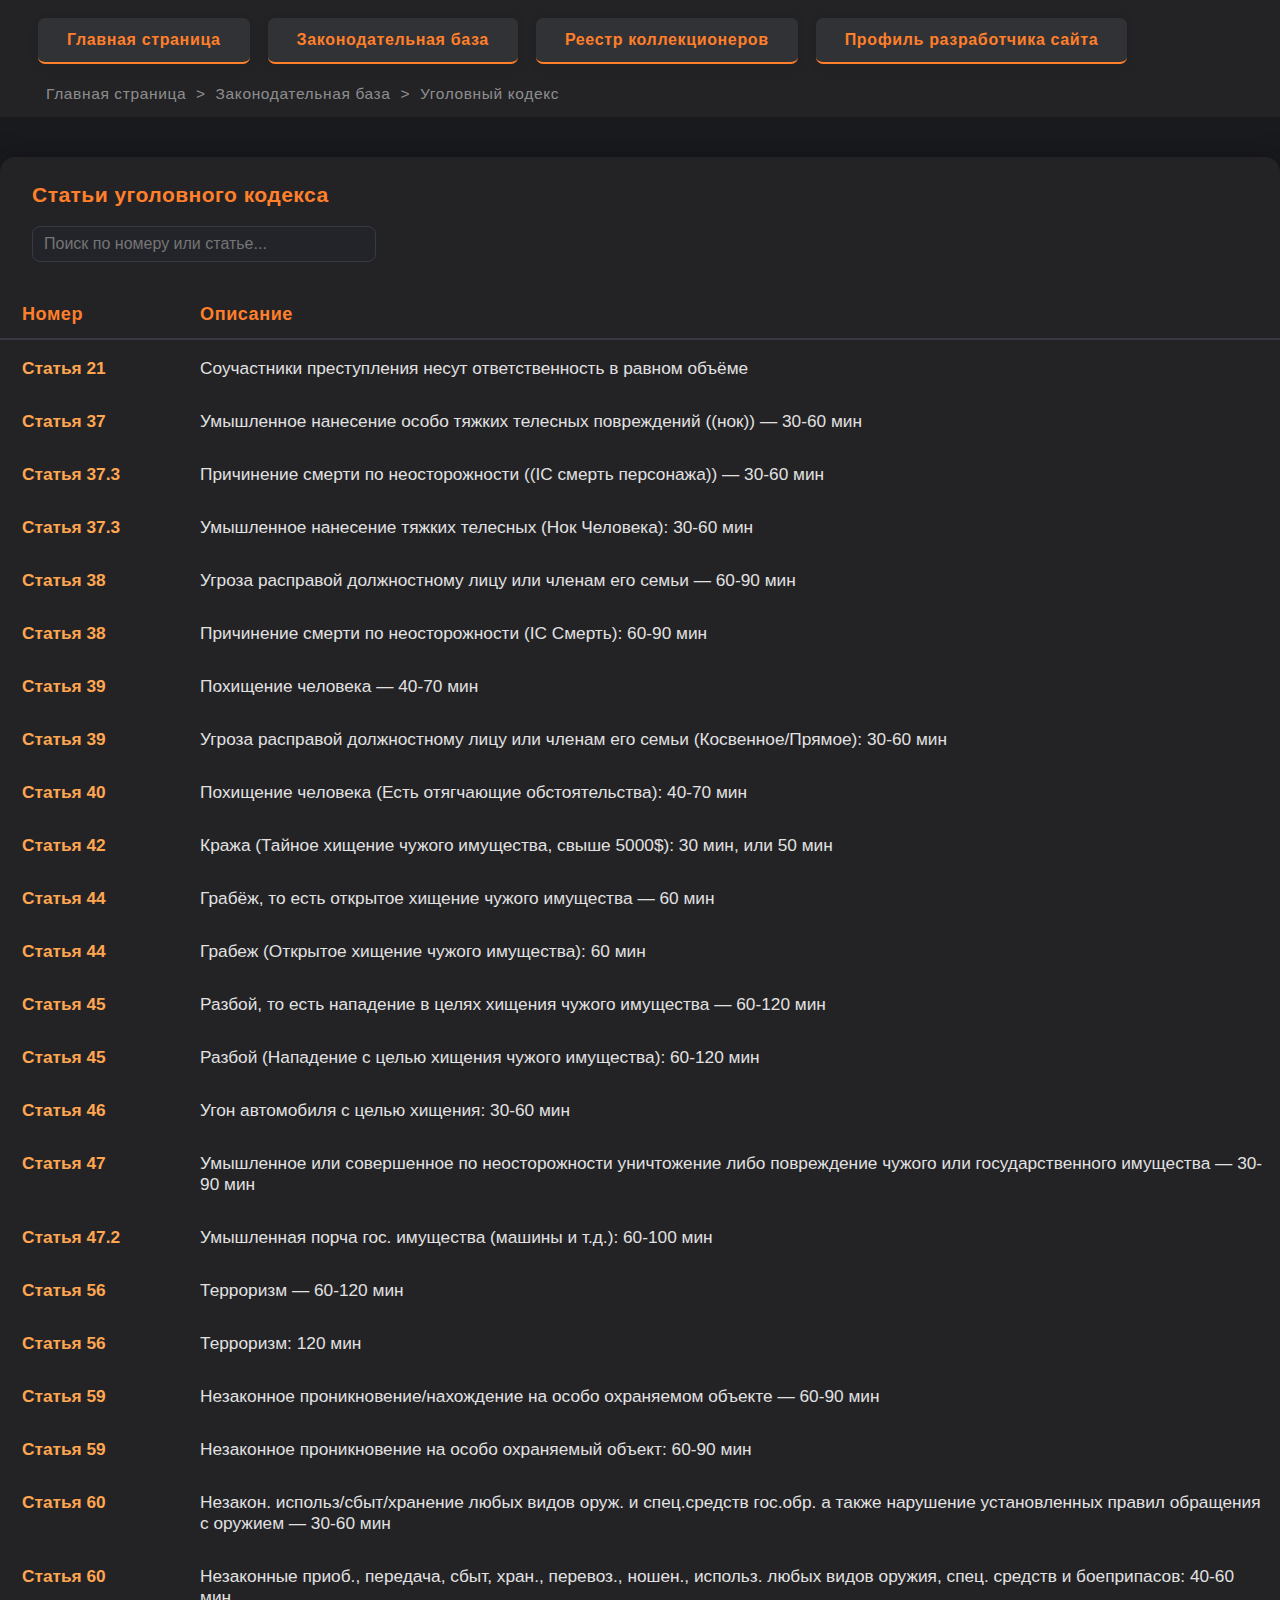
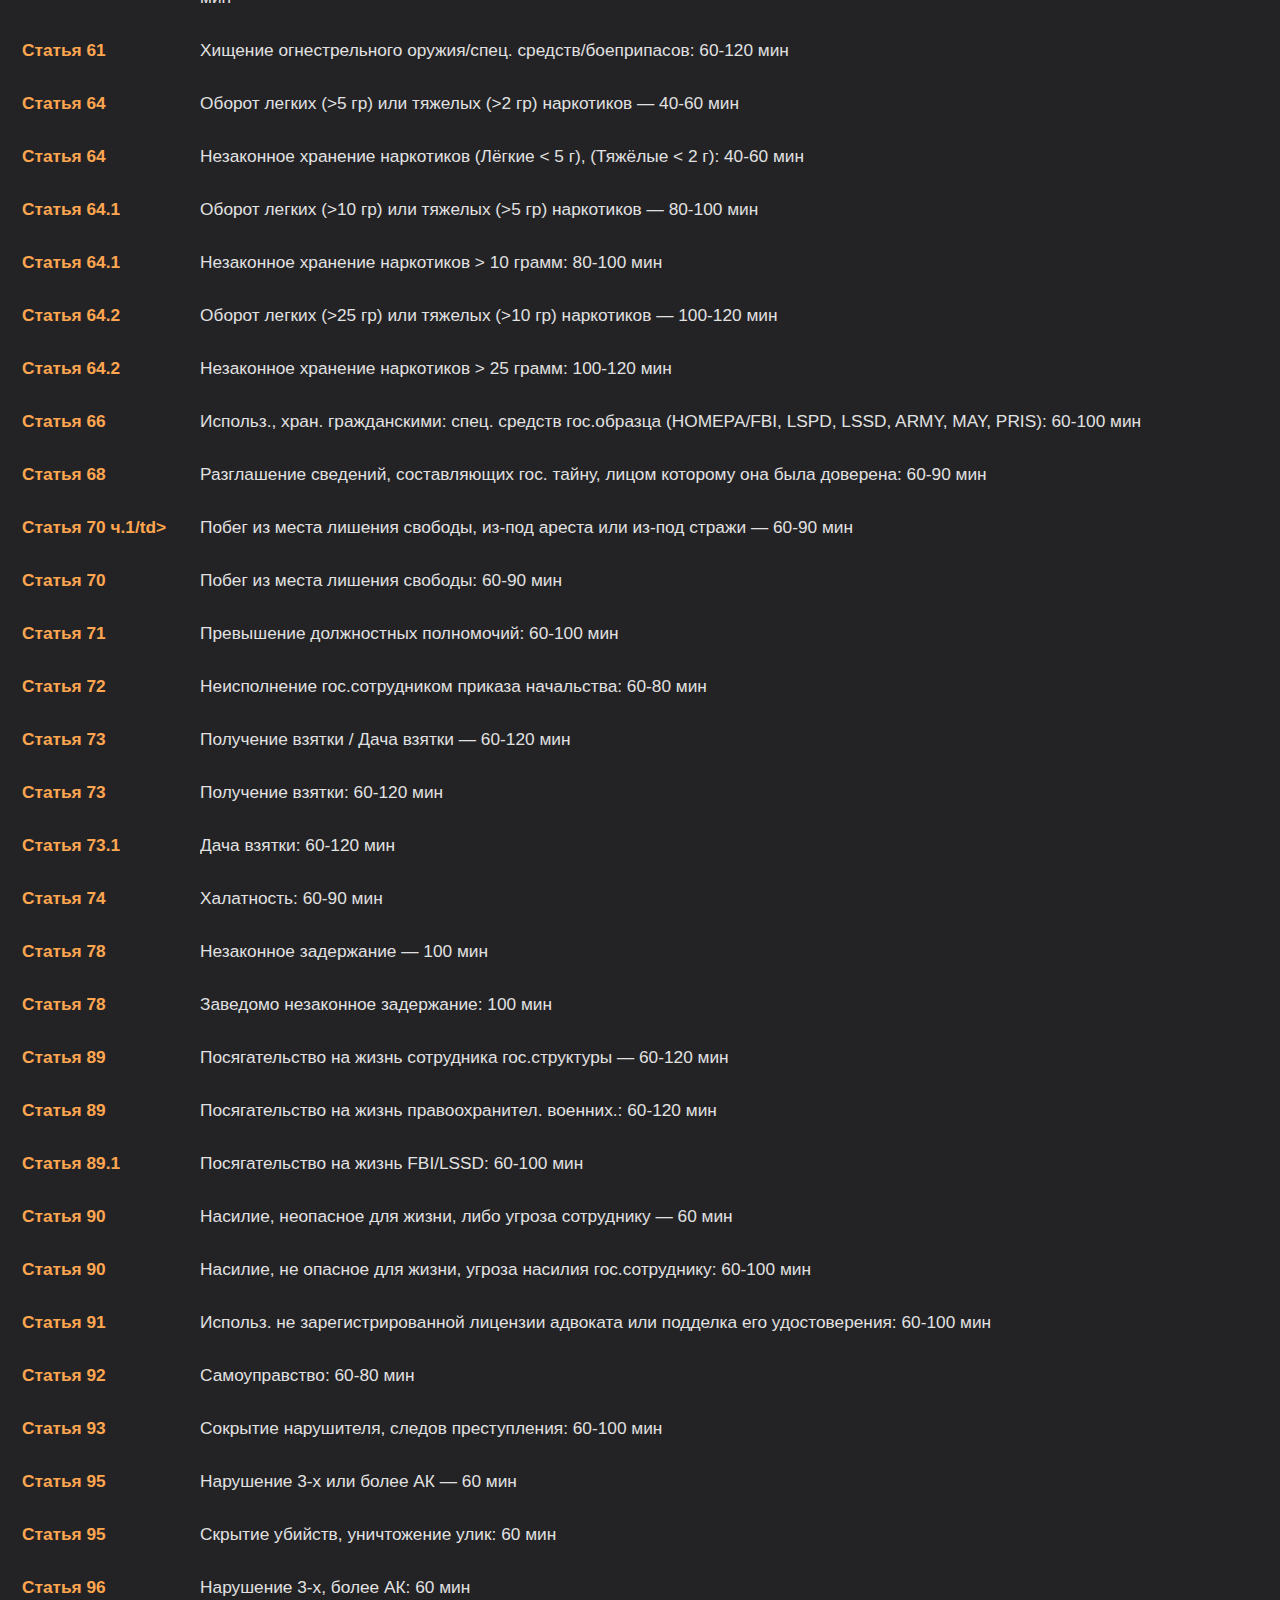
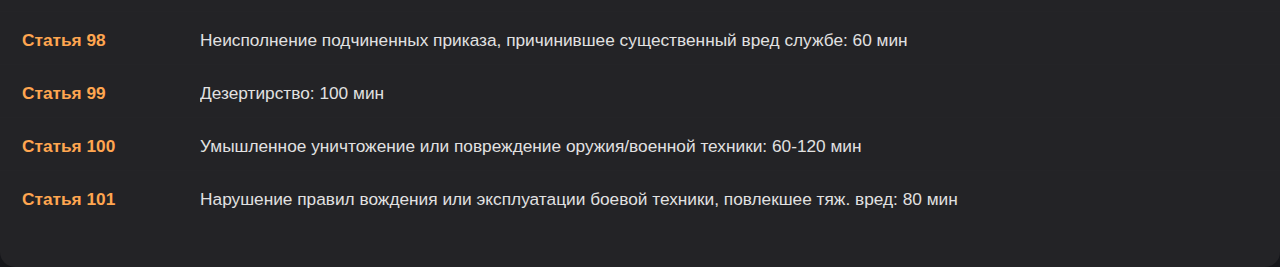
<file: uk.html>
<!DOCTYPE html>
<html lang="ru">
<head>
  <meta charset="UTF-8">
  <title>Уголовный кодекс — GTA 5 RP Форум</title>
  <style>
body {
      background: #191a1e;
      color: #ececec;
      font-family: 'Segoe UI', Arial, sans-serif;
      margin: 0;
      min-height: 100vh;
    }
    .nav-bar {
      display: flex;
      justify-content: flex-start;
      gap: 18px;
      background: #232326;
      padding: 16px 38px 16px 38px;
      box-shadow: 0 2px 11px #0006;
    }
    .nav-bar a {
      text-decoration: none;
    }
    .nav-bar button {
      background: #313236;
      color: #ff7f2a;
      font-weight: 600;
      border: none;
      border-radius: 7px;
      font-size: 1em;
      padding: 13px 29px;
      cursor: pointer;
      letter-spacing: 0.04em;
      margin-top: 2px;
      transition: background .16s, color .16s, box-shadow .16s;
      box-shadow: 0 2px 10px #1b0e0e17;
      border-bottom: 2px solid #ff7f2a;
    }
    .nav-bar button:hover {
      background: #ff7f2a;
      color: #232326;
      box-shadow: 0 7px 33px #ff7f2a45;
      transform: translateY(-2px) scale(1.05);
    }
    .breadcrumbs {
      padding: 5px 40px 14px 46px;
      background: #232326;
      color: #bbb;
      font-size: 0.97em;
      letter-spacing: 0.04em;
    }
    .breadcrumbs span {
      opacity: 0.7;
    }
    .forum-section {
      max-width: 1820px;
      margin: 40px auto 0 auto;
      padding: 2px 0 44px 0;
      background: #232326;
      border-radius: 15px;
      box-shadow: 0 2px 24px #0a0a0e93;
      position: relative;
    }
    .forum-title {
      font-size: 1.32em;
      margin-bottom: 11px;
      color: #ff7f2a;
      font-weight: 700;
      letter-spacing: 0.02em;
      text-align: left;
      padding: 24px 32px 8px 32px;
    }
    .search-block {
      display: flex;
      align-items: center;
      padding: 0 32px 24px 32px;
    }
    .search-block input[type="text"] {
      width: 320px;
      border-radius: 8px;
      padding: 8px 11px;
      background: #23242a;
      border: 1px solid #393943;
      outline: none;
      color: #ff7f2a;
      font-size: 1em;
      margin-right: 18px;
      transition: border .17s;
    }
    .search-block input[type="text"]:focus {
      border: 1.5px solid #ff7f2a;
      background: #292932;
    }
    table.uk-table {
      width: 100%;
      border-collapse: collapse;
      background: none;
    }
    table.uk-table tr {
      border-bottom: 1px solid #242427;
      transition: background .13s;
    }
    table.uk-table tr:last-child { border-bottom: none; }
    table.uk-table tr:hover { background: #232a36; }
    table.uk-table td, table.uk-table th {
      padding: 18px 12px 13px 22px;
      font-size: 1.08em;
      vertical-align: top;
    }
    table.uk-table th {
      color: #ff7f2a;
      font-weight: 700;
      text-align: left;
      border-bottom: 2px solid #393943;
      background: #232326;
      font-size: 1.13em;
      letter-spacing: 0.03em;
    }
    .art-num {
      color: #ffa650;
      font-weight: 700;
      min-width: 110px;
      white-space: nowrap;
    }
    .art-desc {
      color: #ececec;
      opacity: 0.95;
    }
    @media (max-width: 900px) {
      .forum-section { max-width: 98vw; }
      .nav-bar { padding: 12px 8px; gap: 8px; }
      .breadcrumbs { padding-left: 16px; padding-right: 8px; }
      .forum-title { padding: 8px 2vw 8px 2vw; }
      table.uk-table td, table.uk-table th { padding: 12px 2vw 11px 2vw; }
      .search-block input[type="text"] { width: 95vw;}
    }
  </style>
</head>
<body>
  <div class="nav-bar">
    <a href="index.html"><button>Главная страница</button></a>
    <a href="law.html"><button>Законодательная база</button></a>
    <a href="https://docs.google.com/spreadsheets/d/1TEEJFp5h3AmMkzZ232eLDHov0FfjUs4geUVTO7xGQyw/edit?gid=585403022#gid=585403022"><button>Реестр коллекционеров</button></a>
    <a href="profile.html"><button>Профиль разработчика сайта</button></a>
  </div>
  <div class="breadcrumbs">
    <span>Главная страница &nbsp;>&nbsp; Законодательная база &nbsp;>&nbsp; Уголовный кодекс</span>
  </div>
  <div class="forum-section">
    <div class="forum-title">Статьи уголовного кодекса</div>
    <div class="search-block">
      <input type="text" id="searchInput" placeholder="Поиск по номеру или статье...">
    </div>
    <table class="uk-table" id="ukTable">
      <thead>
        <tr><th>Номер</th><th>Описание</th></tr>
      </thead>
      <tbody>
        <tr><td class="art-num">Статья 21</td><td class="art-desc">Соучастники преступления несут ответственность в равном объёме</td></tr>
        <tr><td class="art-num">Статья 37</td><td class="art-desc">Умышленное нанесение особо тяжких телесных повреждений ((нок)) — 30-60 мин</td></tr>
        <tr><td class="art-num">Статья 37.3</td><td class="art-desc">Причинение смерти по неосторожности ((IC смерть персонажа)) — 30-60 мин</td></tr>
        <tr><td class="art-num">Статья 37.3</td><td class="art-desc">Умышленное нанесение тяжких телесных (Нок Человека): 30-60 мин</td></tr>
        <tr><td class="art-num">Статья 38</td><td class="art-desc">Угроза расправой должностному лицу или членам его семьи — 60-90 мин</td></tr>
        <tr><td class="art-num">Статья 38</td><td class="art-desc">Причинение смерти по неосторожности (IC Смерть): 60-90 мин</td></tr>
        <tr><td class="art-num">Статья 39</td><td class="art-desc">Похищение человека — 40-70 мин</td></tr>
        <tr><td class="art-num">Статья 39</td><td class="art-desc">Угроза расправой должностному лицу или членам его семьи (Косвенное/Прямое): 30-60 мин</td></tr>
        <tr><td class="art-num">Статья 40</td><td class="art-desc">Похищение человека (Есть отягчающие обстоятельства): 40-70 мин</td></tr>
        <tr><td class="art-num">Статья 42</td><td class="art-desc">Кража (Тайное хищение чужого имущества, свыше 5000$): 30 мин, или 50 мин</td></tr>
        <tr><td class="art-num">Статья 44</td><td class="art-desc">Грабёж, то есть открытое хищение чужого имущества — 60 мин</td></tr>
        <tr><td class="art-num">Статья 44</td><td class="art-desc">Грабеж (Открытое хищение чужого имущества): 60 мин</td></tr>
        <tr><td class="art-num">Статья 45</td><td class="art-desc">Разбой, то есть нападение в целях хищения чужого имущества — 60-120 мин</td></tr>
        <tr><td class="art-num">Статья 45</td><td class="art-desc">Разбой (Нападение с целью хищения чужого имущества): 60-120 мин</td></tr>
        <tr><td class="art-num">Статья 46</td><td class="art-desc">Угон автомобиля с целью хищения: 30-60 мин</td></tr>
        <tr><td class="art-num">Статья 47</td><td class="art-desc">Умышленное или совершенное по неосторожности уничтожение либо повреждение чужого или государственного имущества — 30-90 мин</td></tr>
        <tr><td class="art-num">Статья 47.2</td><td class="art-desc">Умышленная порча гос. имущества (машины и т.д.): 60-100 мин</td></tr>
        <tr><td class="art-num">Статья 56</td><td class="art-desc">Терроризм — 60-120 мин</td></tr>
        <tr><td class="art-num">Статья 56</td><td class="art-desc">Терроризм: 120 мин</td></tr>
        <tr><td class="art-num">Статья 59</td><td class="art-desc">Незаконное проникновение/нахождение на особо охраняемом объекте — 60-90 мин</td></tr>
        <tr><td class="art-num">Статья 59</td><td class="art-desc">Незаконное проникновение на особо охраняемый объект: 60-90 мин</td></tr>
        <tr><td class="art-num">Статья 60</td><td class="art-desc">Незакон. использ/сбыт/хранение любых видов оруж. и спец.средств гос.обр. а также нарушение установленных правил обращения с оружием — 30-60 мин</td></tr>
        <tr><td class="art-num">Статья 60</td><td class="art-desc">Незаконные приоб., передача, сбыт, хран., перевоз., ношен., использ. любых видов оружия, спец. средств и боеприпасов: 40-60 мин</td></tr>
        <tr><td class="art-num">Статья 61</td><td class="art-desc">Хищение огнестрельного оружия/спец. средств/боеприпасов: 60-120 мин</td></tr>
        <tr><td class="art-num">Статья 64</td><td class="art-desc">Оборот легких (&gt;5 гр) или тяжелых (&gt;2 гр) наркотиков — 40-60 мин</td></tr>
        <tr><td class="art-num">Статья 64</td><td class="art-desc">Незаконное хранение наркотиков (Лёгкие &lt; 5 г), (Тяжёлые &lt; 2 г): 40-60 мин</td></tr>
        <tr><td class="art-num">Статья 64.1</td><td class="art-desc">Оборот легких (&gt;10 гр) или тяжелых (&gt;5 гр) наркотиков — 80-100 мин</td></tr>
        <tr><td class="art-num">Статья 64.1</td><td class="art-desc">Незаконное хранение наркотиков &gt; 10 грамм: 80-100 мин</td></tr>
        <tr><td class="art-num">Статья 64.2</td><td class="art-desc">Оборот легких (&gt;25 гр) или тяжелых (&gt;10 гр) наркотиков — 100-120 мин</td></tr>
        <tr><td class="art-num">Статья 64.2</td><td class="art-desc">Незаконное хранение наркотиков &gt; 25 грамм: 100-120 мин</td></tr>
        <tr><td class="art-num">Статья 66</td><td class="art-desc">Использ., хран. гражданскими: спец. средств гос.образца (НОМЕРА/FBI, LSPD, LSSD, ARMY, MAY, PRIS): 60-100 мин</td></tr>
        <tr><td class="art-num">Статья 68</td><td class="art-desc">Разглашение сведений, составляющих гос. тайну, лицом которому она была доверена: 60-90 мин</td></tr>
        <tr><td class="art-num">Статья 70 ч.1/td><td class="art-desc">Побег из места лишения свободы, из-под ареста или из-под стражи — 60-90 мин</td></tr>
        <tr><td class="art-num">Статья 70</td><td class="art-desc">Побег из места лишения свободы: 60-90 мин</td></tr>
        <tr><td class="art-num">Статья 71</td><td class="art-desc">Превышение должностных полномочий: 60-100 мин</td></tr>
        <tr><td class="art-num">Статья 72</td><td class="art-desc">Неисполнение гос.сотрудником приказа начальства: 60-80 мин</td></tr>
        <tr><td class="art-num">Статья 73</td><td class="art-desc">Получение взятки / Дача взятки — 60-120 мин</td></tr>
        <tr><td class="art-num">Статья 73</td><td class="art-desc">Получение взятки: 60-120 мин</td></tr>
        <tr><td class="art-num">Статья 73.1</td><td class="art-desc">Дача взятки: 60-120 мин</td></tr>
        <tr><td class="art-num">Статья 74</td><td class="art-desc">Халатность: 60-90 мин</td></tr>
        <tr><td class="art-num">Статья 78</td><td class="art-desc">Незаконное задержание — 100 мин</td></tr>
        <tr><td class="art-num">Статья 78</td><td class="art-desc">Заведомо незаконное задержание: 100 мин</td></tr>
        <tr><td class="art-num">Статья 89</td><td class="art-desc">Посягательство на жизнь сотрудника гос.структуры — 60-120 мин</td></tr>
        <tr><td class="art-num">Статья 89</td><td class="art-desc">Посягательство на жизнь правоохранител. военних.: 60-120 мин</td></tr>
        <tr><td class="art-num">Статья 89.1</td><td class="art-desc">Посягательство на жизнь FBI/LSSD: 60-100 мин</td></tr>
        <tr><td class="art-num">Статья 90</td><td class="art-desc">Насилие, неопасное для жизни, либо угроза сотруднику — 60 мин</td></tr>
        <tr><td class="art-num">Статья 90</td><td class="art-desc">Насилие, не опасное для жизни, угроза насилия гос.сотруднику: 60-100 мин</td></tr>
        <tr><td class="art-num">Статья 91</td><td class="art-desc">Использ. не зарегистрированной лицензии адвоката или подделка его удостоверения: 60-100 мин</td></tr>
        <tr><td class="art-num">Статья 92</td><td class="art-desc">Самоуправство: 60-80 мин</td></tr>
        <tr><td class="art-num">Статья 93</td><td class="art-desc">Сокрытие нарушителя, следов преступления: 60-100 мин</td></tr>
        <tr><td class="art-num">Статья 95</td><td class="art-desc">Нарушение 3-х или более АК — 60 мин</td></tr>
        <tr><td class="art-num">Статья 95</td><td class="art-desc">Скрытие убийств, уничтожение улик: 60 мин</td></tr>
        <tr><td class="art-num">Статья 96</td><td class="art-desc">Нарушение 3-х, более АК: 60 мин</td></tr>
        <tr><td class="art-num">Статья 98</td><td class="art-desc">Неисполнение подчиненных приказа, причинившее существенный вред службе: 60 мин</td></tr>
        <tr><td class="art-num">Статья 99</td><td class="art-desc">Дезертирство: 100 мин</td></tr>
        <tr><td class="art-num">Статья 100</td><td class="art-desc">Умышленное уничтожение или повреждение оружия/военной техники: 60-120 мин</td></tr>
        <tr><td class="art-num">Статья 101</td><td class="art-desc">Нарушение правил вождения или эксплуатации боевой техники, повлекшее тяж. вред: 80 мин</td></tr>
      </tbody>
    </table>
  </div>
  <script>
    const searchInput = document.getElementById('searchInput');
    const table = document.getElementById('ukTable');
    const rows = Array.from(table.getElementsByTagName('tr')).slice(1);
    searchInput.addEventListener('input', function() {
      const val = this.value.trim().toLowerCase();
      rows.forEach(row => {
        if (row.innerText.toLowerCase().includes(val)) {
          row.style.display = '';
        } else {
          row.style.display = 'none';
        }
      });
    });
  </script>
</body>
</html>
</file>
